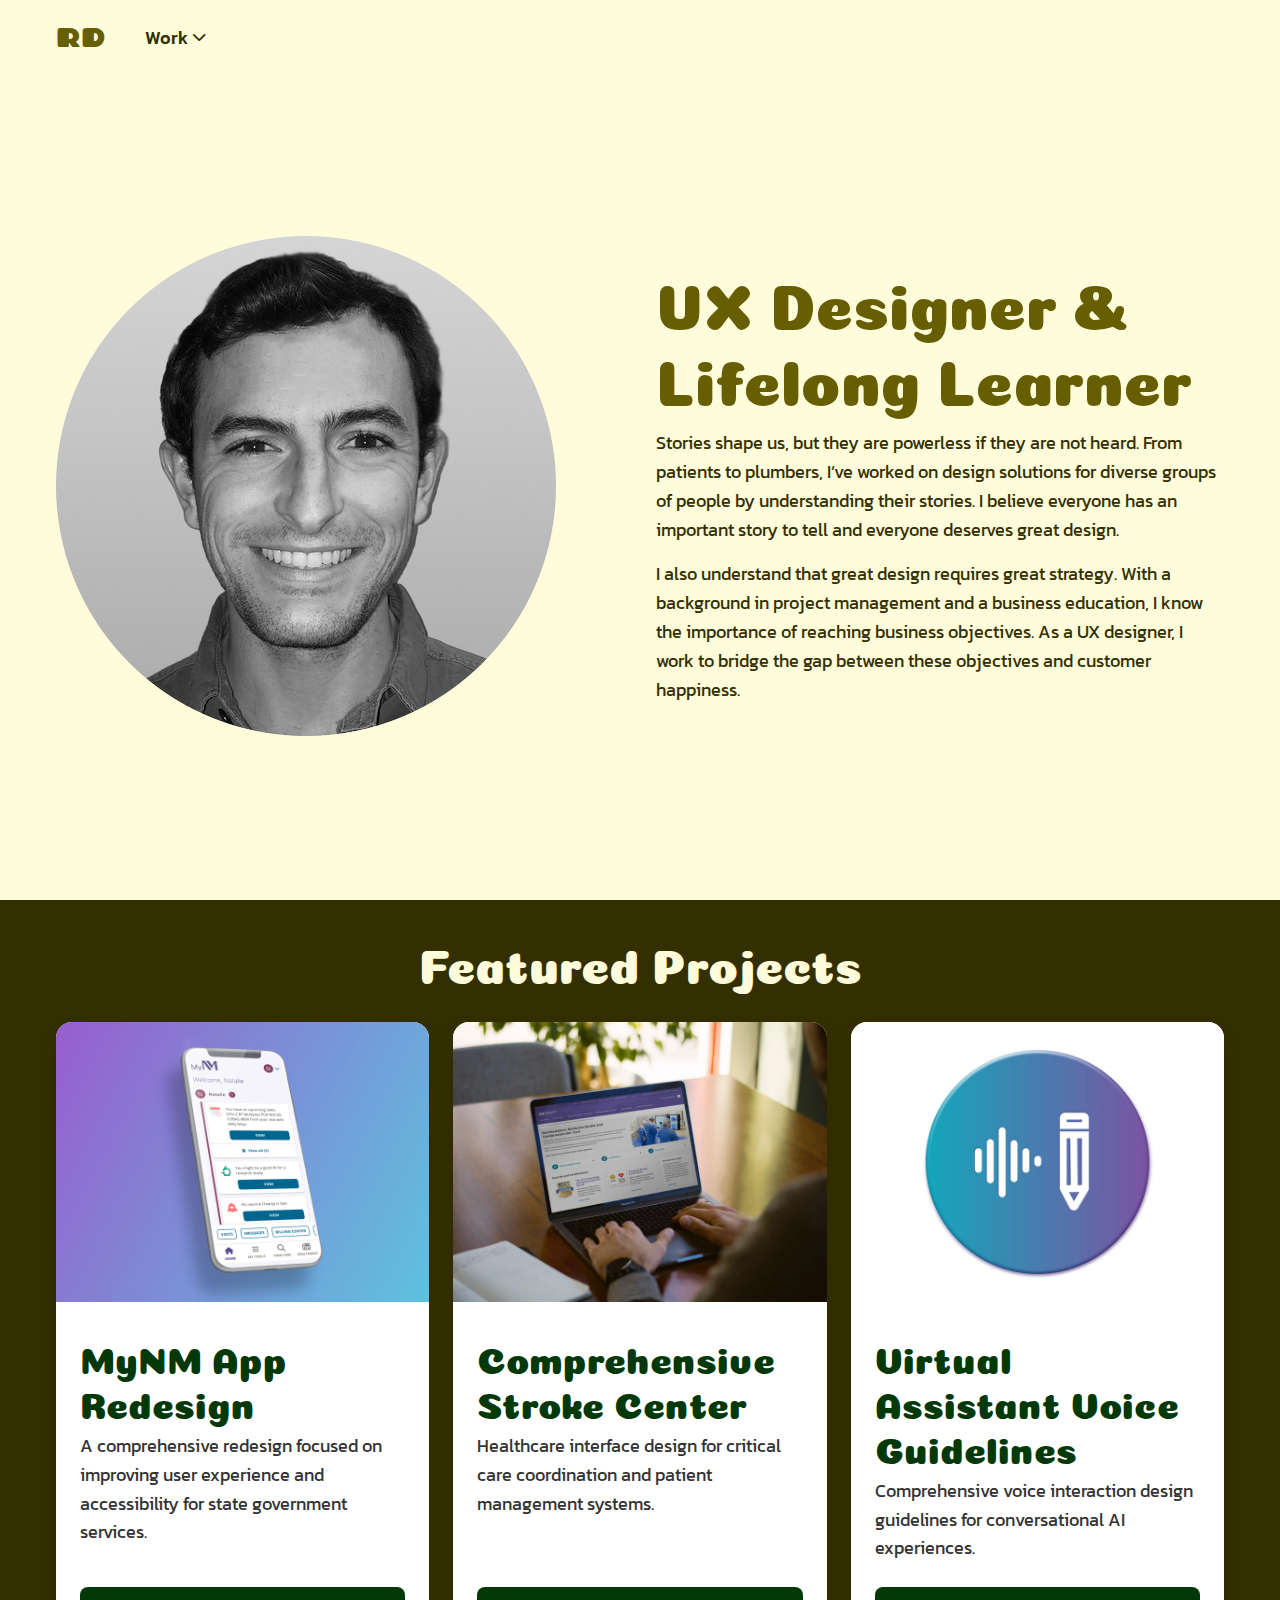
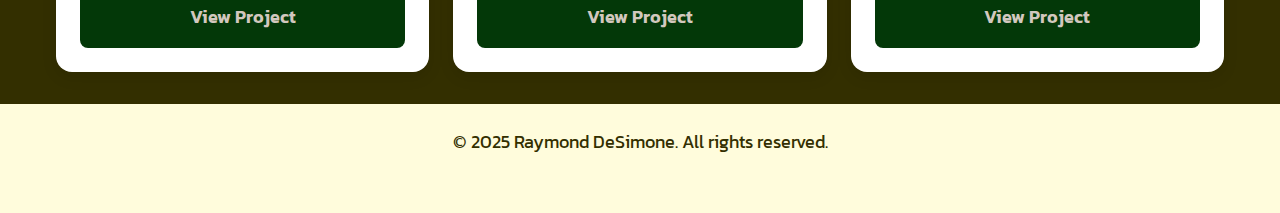
<file: index.html>
<!DOCTYPE html>
<html lang="en">
<head>
    <meta charset="UTF-8">
    <meta name="viewport" content="width=device-width, initial-scale=1.0">
    <title>Portfolio - Home</title>
    <link rel="preconnect" href="https://fonts.googleapis.com">
    <link rel="preconnect" href="https://fonts.gstatic.com" crossorigin>
    <link href="https://fonts.googleapis.com/css2?family=Chango&family=Coiny&display=swap&family=Kanit:wght@400;500;600;700&display=swap" rel="stylesheet">
    <link rel="stylesheet" href="https://cdnjs.cloudflare.com/ajax/libs/font-awesome/6.4.0/css/all.min.css">
    <link rel="stylesheet" href="styles.css">
</head>
<body class="home-theme">
    <nav class="navbar">
        <div class="nav-container">
            <a href="index.html" class="nav-logo">RD</a>
            <div class="nav-menu">
                <div class="dropdown">
                    <button class="dropdown-btn" onclick="toggleDropdown()">
                        Work <i class="fa fa-chevron-down"></i>
                    </button>
                    <div class="dropdown-content" id="dropdown-menu">
                        <a href="mynm-app.html">MyNM App</a>
                        <a href="stroke-center.html">Stroke Center</a>
                        <a href="voice-guidelines.html">Voice Guidelines</a>
                        <a href="design-system.html">Design System</a>
                    </div>
                </div>
            </div>
        </div>
    </nav>

    <main>
        <!-- Hero Section -->
        <section class="hero">
            <div class="hero-gradient-bg"></div>
            <div class="container">
                <div class="hero-content">
                    <div class="hero-image">
                        <img src="img/headshot_round.webp" alt="Hero Image">
                    </div>
                    <div class="hero-text">
                        <h1>UX Designer & Lifelong Learner</h1>
                        <p>Stories shape us, but they are powerless if they are not heard. From patients to plumbers, I’ve worked on design solutions for diverse groups of people by understanding their stories. I believe everyone has an important story to tell and everyone deserves great design.
                        </p>
                        <p>I also understand that great design requires great strategy. With a background in project management and a business education, I know the importance of reaching business objectives. As a UX designer, I work to bridge the gap between these objectives and customer happiness. </p>
                    </div>
                </div>
            </div>
        </section>

        <!-- Projects Section -->
        <section class="projects">
            <div class="container">
                <h2>Featured Projects</h2>
                <div class="project-grid">
                    <div class="project-card">
                        <div class="card-image-wrapper">
                            <img src="img/mynm_redesign/thumbnail.jpg" alt="MyNM App Redesign">
                        </div>
                        <div class="card-content">
                            <div class="card-text">
                                <h3>MyNM App Redesign</h3>
                                <p>A comprehensive redesign focused on improving user experience and accessibility for state government services.</p>
                            </div>
                            <a href="mynm-app.html" class="btn btn-primary">View Project</a>
                        </div>
                    </div>

                    <div class="project-card">
                        <div class="card-image-wrapper">
                            <img src="img/stroke/stroke_project_card_thumb.webp" alt="Comprehensive Stroke Center">
                        </div>
                        <div class="card-content">
                            <div class="card-text">
                                <h3>Comprehensive Stroke Center</h3>
                                <p>Healthcare interface design for critical care coordination and patient management systems.</p>
                            </div>
                            <a href="stroke-center.html" class="btn btn-primary">View Project</a>
                        </div>
                    </div>

                    <div class="project-card">
                        <div class="card-image-wrapper">
                            <img src="img/voice_guidelines/tone_voice_thumb.webp" alt="Virtual Assistant Voice Guidelines">
                        </div>
                        <div class="card-content">
                            <div class="card-text">
                                <h3>Virtual Assistant Voice Guidelines</h3>
                                <p>Comprehensive voice interaction design guidelines for conversational AI experiences.</p>
                            </div>
                            <a href="voice-guidelines.html" class="btn btn-primary">View Project</a>
                        </div>
                    </div>
                </div>
            </div>
        </section>
    </main>

    <footer class="footer">
        <div class="container">
            <p>&copy; 2025 Raymond DeSimone. All rights reserved.</p>
        </div>
    </footer>

    <script src="script.js"></script>
</body>
</html>
</file>
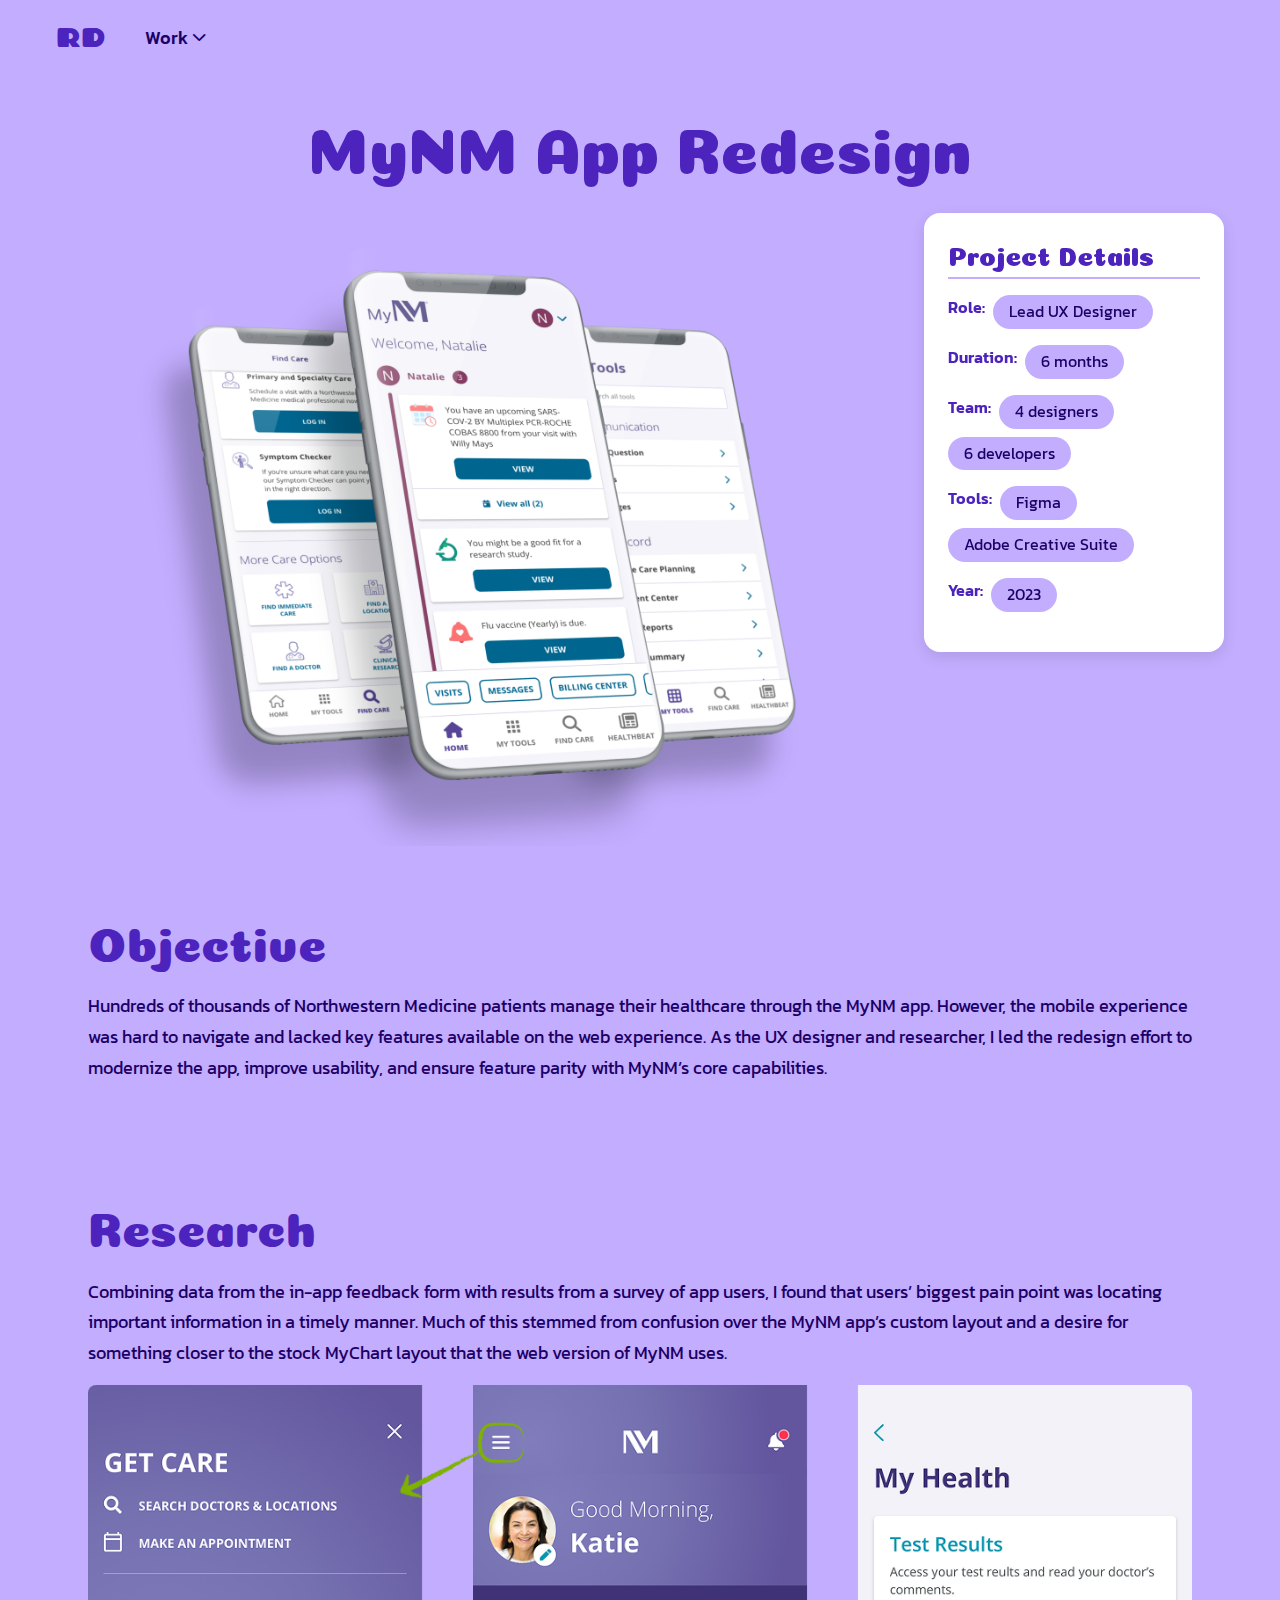
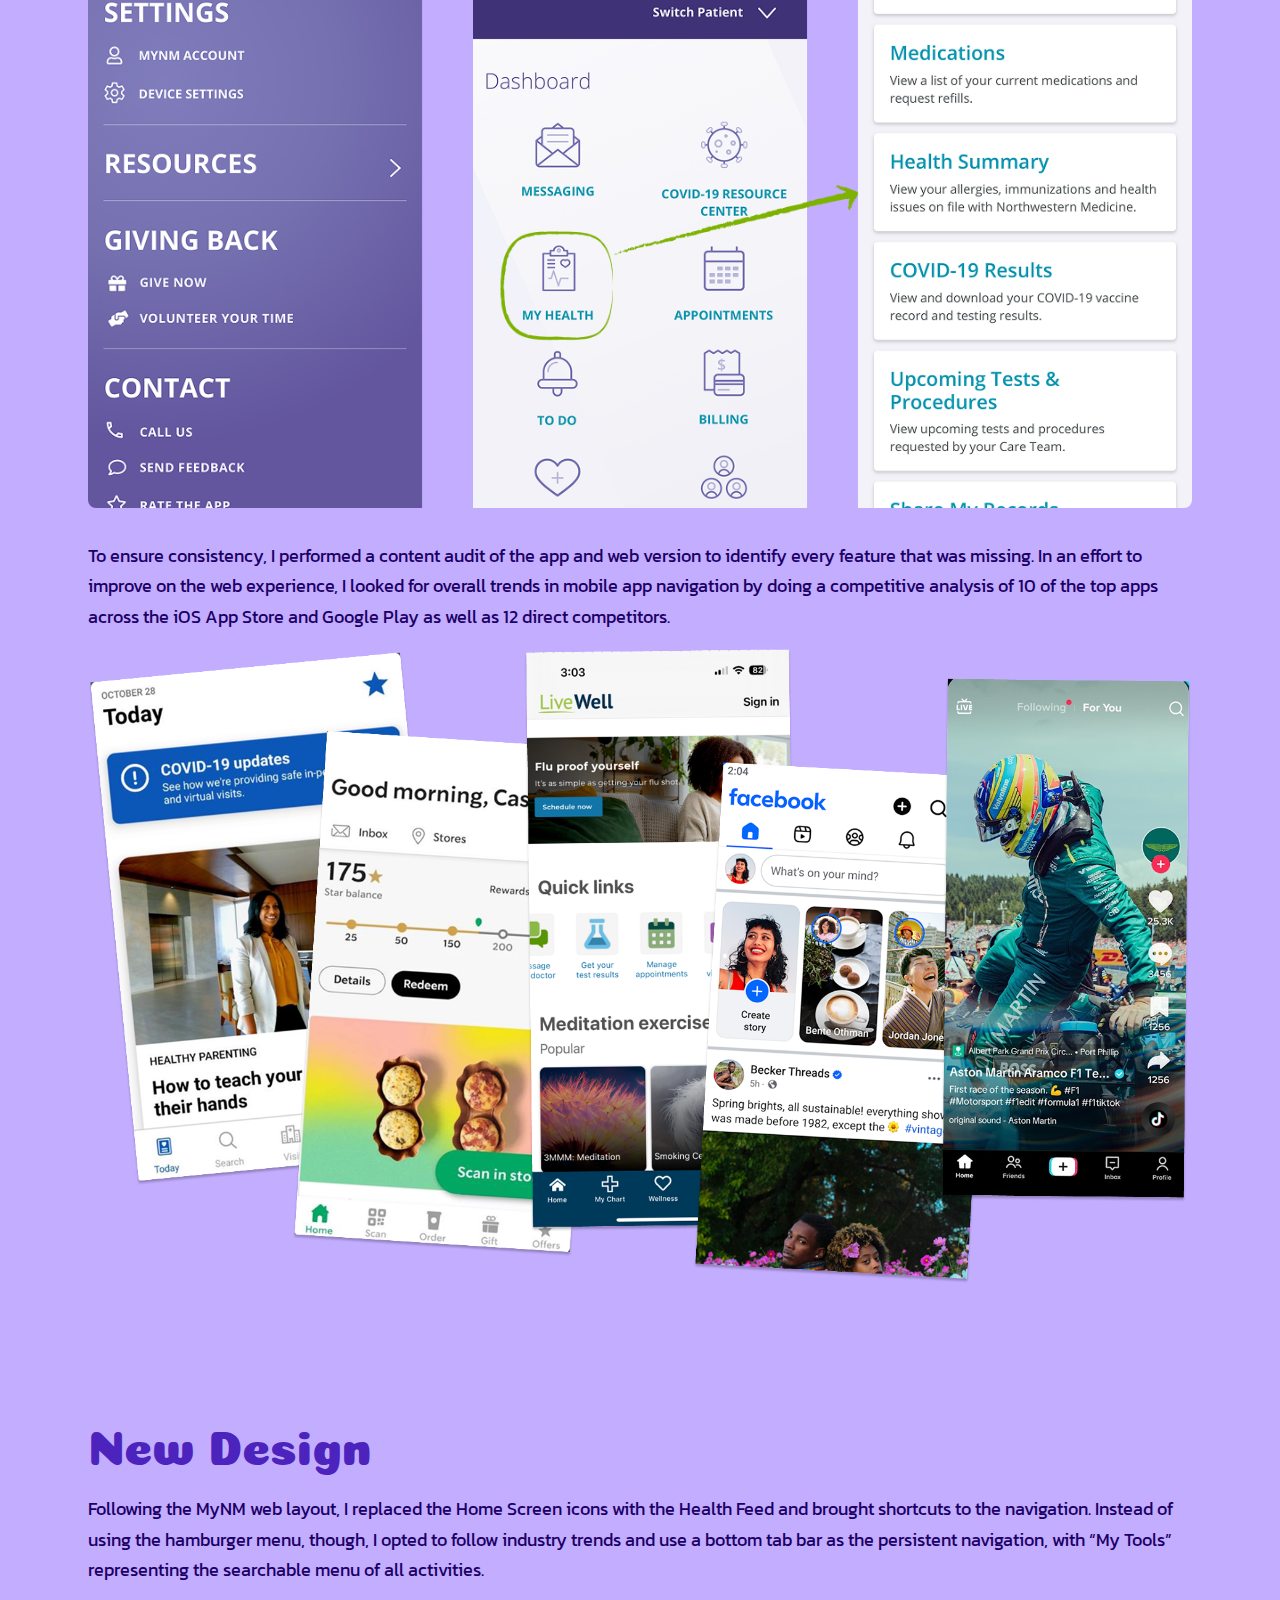
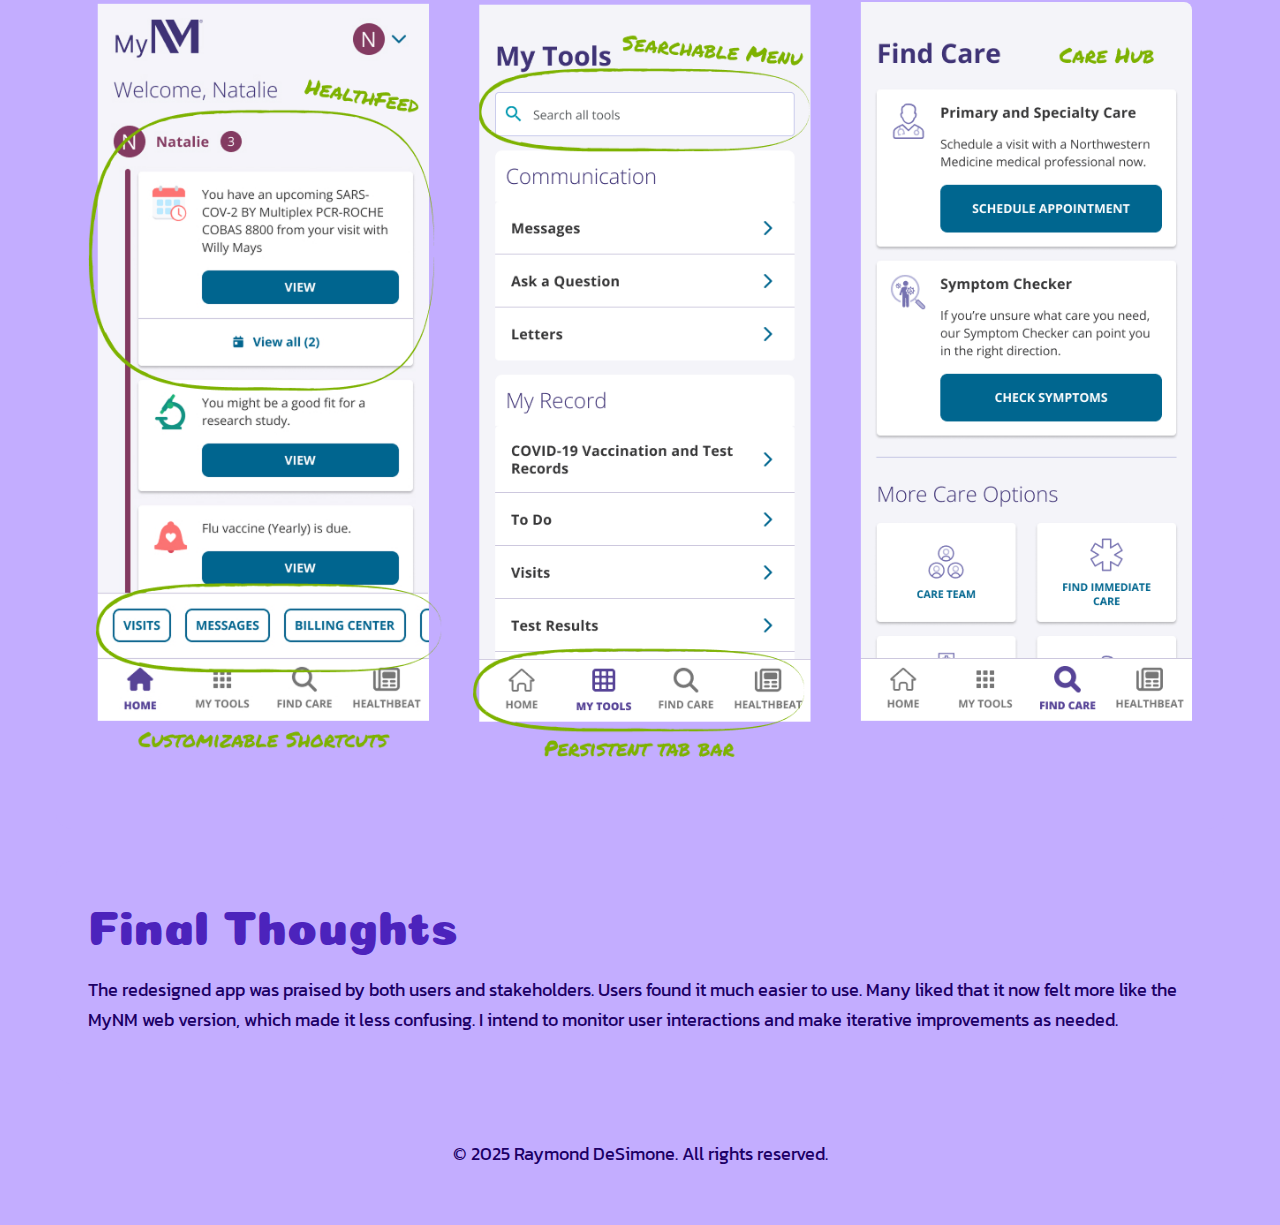
<file: mynm-app.html>
<!DOCTYPE html>
<html lang="en">
<head>
    <meta charset="UTF-8">
    <meta name="viewport" content="width=device-width, initial-scale=1.0">
    <title>MyNM App Redesign - Portfolio</title>
    <link rel="preconnect" href="https://fonts.googleapis.com">
    <link rel="preconnect" href="https://fonts.gstatic.com" crossorigin>
      <link href="https://fonts.googleapis.com/css2?family=Chango&family=Coiny&display=swap&family=Kanit:wght@400;500;600;700&display=swap" rel="stylesheet">
    <link rel="stylesheet" href="https://cdnjs.cloudflare.com/ajax/libs/font-awesome/6.4.0/css/all.min.css">
    <link rel="stylesheet" href="styles.css">
</head>
<body class="project1-theme">
    <nav class="navbar">
        <div class="nav-container">
            <a href="index.html" class="nav-logo">RD</a>
            <div class="nav-menu">
                <div class="dropdown">
                    <button class="dropdown-btn" onclick="toggleDropdown()">
                        Work <i class="fa fa-chevron-down"></i>
                    </button>
                    <div class="dropdown-content" id="dropdown-menu">
                        <a href="mynm-app.html">MyNM App</a>
                        <a href="stroke-center.html">Stroke Center</a>
                        <a href="voice-guidelines.html">Voice Guidelines</a>
                        <a href="design-system.html">Design System</a>
                    </div>
                </div>
            </div>
        </div>
    </nav>

    <main class="project-page">
        <div class="container">
            <h1 class="project-title">MyNM App Redesign</h1>
            
            <div class="project-header">
                <img src="img/mynm_redesign/new_design/mockup_no_bg.png" alt="MyNM App Redesign Header" class="project-header-image">
                
                <div class="project-details-card">
                    <h4>Project Details</h4>
                    <div class="detail-item">
                        <span class="label">Role:</span>
                        <span>Lead UX Designer</span>
                    </div>
                    <div class="detail-item">
                        <span class="label">Duration:</span>
                        <span>6 months</span>
                    </div>
                    <div class="detail-item">
                        <span class="label">Team:</span>
                        <span>4 designers</span>
                        <span>6 developers</span>
                    </div>
                    <div class="detail-item">
                        <span class="label">Tools:</span>
                        <span>Figma</span>
                        <span>Adobe Creative Suite</span>
                    </div>
                    <div class="detail-item">
                        <span class="label">Year:</span>
                        <span>2023</span>
                    </div>
                </div>
            </div>

            <div class="project-content">
                <section class="content-section">
                    <h2>Objective</h2>
                    <p>Hundreds of thousands of Northwestern Medicine patients manage their healthcare through the MyNM app. However, the mobile experience was hard to navigate and lacked key features available on the web experience. As the UX designer and researcher, I led the redesign effort to modernize the app, improve usability, and ensure feature parity with MyNM’s core capabilities. </p>
                </section>

                <section class="content-section">
                    <h2>Research</h2>
                    <p>Combining data from the in-app feedback form with results from a survey of app users, I found that users’ biggest pain point was locating important information in a timely manner. Much of this stemmed from confusion over the MyNM app’s custom layout and a desire for something closer to the stock MyChart layout that the web version of MyNM uses.</p>
                    <img src="img/mynm_redesign/old_design/Old Designs with annotations.png" alt="Research Section">
                    <p>To ensure consistency, I performed a content audit of the app and web version to identify every feature that was missing. In an effort to improve on the web experience, I looked for overall trends in mobile app navigation by doing a competitive analysis of 10 of the top apps across the iOS App Store and Google Play as well as 12 direct competitors.</p>
                     <img src="img/mynm_redesign/research/Competitors.png" alt="Research Section">
                </section>

                <section class="content-section">
                    <h2>New Design</h2>
                    <p>Following the MyNM web layout, I replaced the Home Screen icons with the Health Feed and brought shortcuts to the navigation. Instead of using the hamburger menu, though, I opted to follow industry trends and use a bottom tab bar as the persistent navigation, with “My Tools” representing the searchable menu of all activities.</p>
                    <img src="img/mynm_redesign/new_design/New Designs With Annotations.png" alt="New Design">
                </section>

                <section class="content-section">
                    <h2>Final Thoughts</h2>
                    <p>The redesigned app was praised by both users and stakeholders. Users found it much easier to use. Many liked that it now felt more like the MyNM web version, which made it less confusing. I intend to monitor user interactions and make iterative improvements as needed.</p>
                </section>
                
            </div>
        </div>
    </main>

    <footer class="footer">
        <div class="container">
            <p>&copy; 2025 Raymond DeSimone. All rights reserved.</p>
        </div>
    </footer>

    <script src="script.js"></script>
</body>
</html>
</file>
<file: styles.css>
/* Reset and Base Styles */
* {  -webkit-font-smoothing: antialiased;
  -moz-osx-font-smoothing: grayscale;

  margin: 0;
  padding: 0;
  box-sizing: border-box;
}

html {
  font-size: 16px;
  scroll-behavior: smooth;
}

body {
  font-family: 'Kanit', -apple-system, BlinkMacSystemFont, 'Segoe UI', Roboto, sans-serif;
  line-height: 1.6;
  color: var(--body-on-primary); /* Use theme color */
  opacity: 0;
  transition: opacity 0.5s ease-out;
  display: flex;
  flex-direction: column;
  min-height: 100vh;
  background-color: var(--primary-surface); /* Set a base background */
}

img {
  max-width: 100%;
  height: auto;
}

a {
  text-decoration: none;
  color: inherit;
}

/* Sass Variables (converted to CSS custom properties) */
:root {
  /* Spacing */
  --spacing-xs: 4px;
  --spacing-sm: 8px;
  --spacing-md: 16px;
  --spacing-lg: 24px;
  --spacing-xl: 32px;
  
  /* Border Radius */
  --radius-sm: 4px;
  --radius-md: 8px;
  --radius-lg: 16px;
  --radius-xl: 24px;
  
  /* Typography - Mobile First */
  --h1-size: 32pt;
  --h2-size: 28pt;
  --h3-size: 24pt;
  --h4-size: 18pt;
  --h5-size: 16pt;
  --body-size: 16pt;
  --button-size: 16pt;
}

/* Desktop Typography */
@media (min-width: 768px) {
  :root {
    --h1-size: 48pt;
    --h2-size: 36pt;
    --h3-size: 28pt;
    --h4-size: 20pt;
    --h5-size: 18pt;
    --body-size: 18px;
    --button-size: 18px;
  }
}

/* Home Theme Colors */
.home-theme {
  --primary-surface: #FFFCDC;
  --secondary-surface: #332F00;
  --headings-on-primary: #665E00;
  --body-on-primary: #332F00;
  --headings-on-secondary: #FFFCDC;
  --body-on-secondary: #ffffff;
  --accent: #B4ADFF;

  /* Dropdown Menu */
  --dropdown-bg: #ffffff;
  --dropdown-text: #033808;
  --dropdown-hover-bg: #033808;
  --dropdown-hover-text: #d2c8be;

  /* Project Details Card */
  --details-card-bg: #ffffff;
  --details-card-heading-text: #033808;
  --details-card-body-text: #033808;
  --details-card-tag-bg: #d2c8be;
  --details-card-tag-text: #033808;

  /* Project Card */
  --card-bg: #ffffff;
  --card-heading-text: #033808;
  --card-body-text: #333333;

  /* Card Button */
  --card-btn-bg: #033808;
  --card-btn-text: #d2c8be;
  --card-btn-hover-bg: #d2c8be;
  --card-btn-hover-text: #033808;

  /* Card Image Filter */
  --card-image-color: var(--accent);
}

/* Project 1 Theme Colors */
.project1-theme {
  --primary-surface: #C3ADFF;
  --secondary-surface: #1C0066;
  --headings-on-primary: #4C23BC;
  --body-on-primary: #1C0066;
  --headings-on-secondary: #C3ADFF;
  --body-on-secondary: #000000;
  --accent: #000000;

  /* Dropdown Menu */
  --dropdown-bg: #ffffff;
  --dropdown-text: #1C0066;
  --dropdown-hover-bg: #1C0066;
  --dropdown-hover-text: #C3ADFF;

  /* Project Details Card */
  --details-card-bg: #ffffff;
  --details-card-heading-text: #4C23BC;
  --details-card-body-text: #1C0066;
  --details-card-tag-bg: #C3ADFF;
  --details-card-tag-text: #1C0066;

  /* Project Card */
  --card-bg: #ffffff;
  --card-heading-text: #4C23BC;
  --card-body-text: #1C0066;

  /* Card Button */
  --card-btn-bg: #4C23BC;
  --card-btn-text: #C3ADFF;
  --card-btn-hover-bg: #1C0066;
  --card-btn-hover-text: #C3ADFF;

  /* Card Image Filter */
  --card-image-color: var(--headings-on-secondary);
}

/* Project 2 Theme Colors */
.project2-theme {
  --primary-surface: #306600;
  --secondary-surface: #B8D2FF;
  --headings-on-primary: #B8D2FF;
  --body-on-primary: #FFFFFF;
  --headings-on-secondary: #306600;
  --body-on-secondary: #000000;
  --accent: #000000;

  /* Dropdown Menu */
  --dropdown-bg: #ffffff;
  --dropdown-text: #306600;
  --dropdown-hover-bg: #306600;
  --dropdown-hover-text: #B8D2FF;

  /* Project Details Card */
  --details-card-bg: #ffffff;
  --details-card-heading-text: #306600;
  --details-card-body-text: #306600;
  --details-card-tag-bg: #B8D2FF;
  --details-card-tag-text: #306600;

  /* Project Card */
  --card-bg: #ffffff;
  --card-heading-text: #306600;
  --card-body-text: #333333;

  /* Card Button */
  --card-btn-bg: #306600;
  --card-btn-text: #B8D2FF;
  --card-btn-hover-bg: #B8D2FF;
  --card-btn-hover-text: #306600;

  /* Card Image Filter */
  --card-image-color: var(--headings-on-secondary);
}

/* Project 3 Theme Colors */
.project3-theme {
  --primary-surface: #73264A;
  --secondary-surface: #CCFFF5;
  --headings-on-primary: #CCFFF5;
  --body-on-primary: #FFFFFF;
  --headings-on-secondary: #73264A;
  --body-on-secondary: #000000;
  --accent: #000000;

  /* Dropdown Menu */
  --dropdown-bg: #ffffff;
  --dropdown-text: #73264A;
  --dropdown-hover-bg: #73264A;
  --dropdown-hover-text: #CCFFF5;

  /* Project Details Card */
  --details-card-bg: #ffffff;
  --details-card-heading-text: #73264A;
  --details-card-body-text: #73264A;
  --details-card-tag-bg: #CCFFF5;
  --details-card-tag-text: #73264A;

  /* Project Card */
  --card-bg: #ffffff;
  --card-heading-text: #73264A;
  --card-body-text: #333333;

  /* Card Button */
  --card-btn-bg: #73264A;
  --card-btn-text: #CCFFF5;
  --card-btn-hover-bg: #CCFFF5;
  --card-btn-hover-text: #73264A;

  /* Card Image Filter */
  --card-image-color: var(--headings-on-secondary);
}

/* Typography */
h1, h2, h3, h4 {
  font-family: 'Coiny', serif;
  font-weight: 400;
  line-height: 1.2;
  margin-bottom: var(--spacing-md);
}

h5 {
  font-family: 'Kanit', sans-serif;
  font-weight: 600;
  line-height: 1.2;
  margin-bottom: var(--spacing-md);
}

h1 { font-size: var(--h1-size); }
h2 { font-size: var(--h2-size); }
h3 { font-size: var(--h3-size); }
h4 { font-size: var(--h4-size); }
h5 { font-size: var(--h5-size); }

p, body {
  font-family: 'Kanit', sans-serif;
  font-size: var(--body-size);
  margin-bottom: var(--spacing-md);
}

/* Layout */
.container {
  max-width: 1200px;
  margin: 0 auto;
  padding: 0 var(--spacing-md);
}

/* Navigation */
.navbar {
  background: var(--primary-surface);
  padding: var(--spacing-md) 0;
  position: fixed;
  top: 0;
  width: 100%;
  z-index: 1000;
}

.nav-container {
  max-width: 1200px;
  margin: 0 auto;
  padding: 0 var(--spacing-md);
  display: flex;
  justify-content: flex-start;
  align-items: center;
  gap: var(--spacing-lg);
}

.nav-logo {
  font-family: 'Chango', cursive;
  font-size: var(--h4-size);
  font-weight: 400;
  color: var(--headings-on-primary);
}

.nav-menu {
  position: relative;
}

/* Dropdown Styles */
.dropdown {
  position: relative;
  display: inline-block;
}

.dropdown-btn {
  background: transparent;
  border: none;
  color: var(--body-on-primary);
  font-family: 'Kanit', sans-serif;
  font-size: var(--button-size);
  font-weight: 500;
  cursor: pointer;
  padding: var(--spacing-sm) var(--spacing-md);
  border-radius: var(--radius-sm);
  transition: all 0.3s ease;
  display: flex;
  align-items: center;
  gap: var(--spacing-xs);
}

.dropdown-btn:hover {
  background: rgba(255, 255, 255, 0.1);
  color: var(--headings-on-primary);
}

.dropdown-btn i {
  transition: transform 0.3s ease;
  font-size: 0.8em;
}

.dropdown-btn i.rotated {
  transform: rotate(180deg);
}

.dropdown-content {
  display: none;
  position: absolute;
  left: 0;
  top: 100%;
  background: var(--dropdown-bg);
  min-width: 180px;
  box-shadow: 0 8px 16px rgba(0, 0, 0, 0.2);
  border-radius: var(--radius-md);
  overflow: hidden;
  z-index: 1001;
  margin-top: var(--spacing-xs);
}

.dropdown-content.show {
  display: block;
}

.dropdown-content a {
  color: var(--dropdown-text);
  font-family: 'Kanit', sans-serif;
  font-size: var(--button-size);
  padding: var(--spacing-md) var(--spacing-lg);
  text-decoration: none;
  display: block;
  transition: background-color 0.3s ease;
}

.dropdown-content a:hover,
.dropdown-content a.active {
  background: var(--dropdown-hover-bg);
  color: var(--dropdown-hover-text);
}

@media (max-width: 768px) {
  .dropdown-btn {
    padding: var(--spacing-xs) var(--spacing-sm);
    font-size: 14px;
  }
  
  .dropdown-content {
    min-width: 150px;
    right: -10px;
  }
}

/* Hero Section */
.hero {
  color: var(--body-on-primary);
  padding: calc(80px + var(--spacing-xl)) 0 var(--spacing-xl);
  min-height: 100vh;
  display: flex;
  align-items: center;
  position: relative;
  overflow: hidden;
  background-color: var(--primary-surface); /* Fallback for browsers that don't support the animation */
}

.hero .container {
  position: relative;
  z-index: 1;
}
/*
.hero-gradient-bg {
  position: absolute;
  top: -50%;
  left: -50%;
  width: 200%;
  height: 200%;
  background: conic-gradient(from 180deg at 50% 50%, #a1c4fd 0deg, #c2e9fb 90deg, #fbc2eb 180deg, #8fd3f4 270deg, #a1c4fd 360deg);
  animation: rotate-gradient 25s linear infinite;
  z-index: 0;
  opacity: 0.6;
}

@keyframes rotate-gradient {
  from { transform: rotate(0deg); }
  to { transform: rotate(360deg); }
} 
  */

.hero-content {
  display: grid;
  grid-template-columns: 1fr 1fr;
  gap: var(--spacing-xl);
  align-items: center;
}

.hero h1 {
  color: var(--headings-on-primary);
}

.hero-image img {
  border-radius: var(--spacing-sm);
}

@media (max-width: 768px) {
  .hero-content {
    grid-template-columns: 1fr;
    text-align: center;
  }
  
  .hero {
    padding: calc(60px + var(--spacing-lg)) 0 var(--spacing-lg);
    min-height: auto;
  }
}

/* Projects Section */
.projects {
  background: var(--secondary-surface);
  color: var(--body-on-secondary);
  padding: var(--spacing-xl) 0;
}

.projects h2 {
  color: var(--headings-on-secondary);
  text-align: center;
  margin-bottom: var(--spacing-xl);
}

.project-grid {
  display: grid;
  grid-template-columns: repeat(auto-fit, minmax(320px, 1fr));
  gap: var(--spacing-lg);
}

.project-card {
  background: var(--card-bg);
  border-radius: var(--radius-lg);
  overflow: hidden;
  box-shadow: 0 5px 15px rgba(0, 0, 0, 0.1);
  transition: transform 0.3s ease, box-shadow 0.3s ease;
  display: flex;
  flex-direction: column;
  height: 100%;
}

.project-card:hover img {
  filter: grayscale(0%) contrast(1);
  opacity: 1;
}

.project-card:hover {
  transform: translateY(-5px);
  box-shadow: 0 10px 25px rgba(0, 0, 0, 0.2);
}

/*
.project-card .card-image-wrapper {
  position: relative;
  background-color: var(--card-image-color);
}

.project-card .card-image-wrapper img {
  filter: grayscale(100%) contrast(1.2);
  mix-blend-mode: multiply;
  opacity: 0.8;
  transition: filter 0.4s ease, opacity 0.4s ease;
}

.project-card:hover .card-image-wrapper img {
  filter: grayscale(0%) contrast(1);
  opacity: 1;
}
  */

.card-content {
  padding: var(--spacing-lg);
  display: flex;
  flex-direction: column;
  flex-grow: 1;
}

.card-text {
  flex-grow: 1;
  display: flex;
  flex-direction: column;
}

.card-content h3 {
  color: var(--card-heading-text);
  margin-bottom: var(--spacing-sm);
}

.card-content p {
  color: var(--card-body-text);
  margin-bottom: var(--spacing-lg);
  flex-grow: 1;
}

main {
  flex-grow: 1; /* Allow main to grow and fill available space */
}

/* Buttons */
.btn {
  display: inline-block;
  padding: var(--spacing-md) var(--spacing-lg);
  font-size: var(--button-size);
  font-weight: 600;
  text-align: center;
  border: none;
  border-radius: var(--spacing-sm);
  cursor: pointer;
  transition: all 0.3s ease;
  text-decoration: none;
}

.btn-primary {
  background: var(--card-btn-bg);
  color: var(--card-btn-text);
}

.btn-primary:hover {
  background: var(--card-btn-hover-bg);
  color: var(--card-btn-hover-text);
  transform: translateY(-2px);
}

/* Project Pages */
.project-page {
  padding-top: calc(80px + var(--spacing-lg));
  background: var(--primary-surface);
  color: var(--body-on-primary);
  min-height: 100vh;
}

.project-title {
  color: var(--headings-on-primary);
  text-align: center;
  margin-bottom: var(--spacing-xl);
}

.project-header {
  position: relative;
  margin-bottom: var(--spacing-xl);
}

.project-header-image {
  width: 100%;
  border-radius: var(--spacing-md);
  margin-bottom: var(--spacing-lg);
}

.project-details-card {
  background: var(--details-card-bg);
  padding: var(--spacing-lg);
  border-radius: var(--radius-lg);
  box-shadow: 0 5px 15px rgba(0, 0, 0, 0.1);
  position: sticky;
  top: calc(80px + var(--spacing-lg));
}

.project-details-card h4 {
  color: var(--details-card-heading-text);
  margin-bottom: var(--spacing-md);
  border-bottom: 2px solid var(--primary-surface);
  padding-bottom: var(--spacing-sm);
}

.detail-item {
  margin-bottom: var(--spacing-md);
  color: var(--details-card-body-text);
  display: flex;
  flex-wrap: wrap;
  gap: var(--spacing-sm);
}

.detail-item span {
  background: var(--details-card-tag-bg);
  color: var(--details-card-tag-text);
  padding: var(--spacing-xs) var(--spacing-md);
  border-radius: 100px;
  font-size: 0.9em;
  display: inline-block;
}

.detail-item span.label {
  background: transparent;
  color: var(--details-card-heading-text);
  padding: 0;
  font-weight: 600;
}

/* Desktop Layout for Project Details */
@media (min-width: 768px) {
  .project-header {
    display: grid;
    grid-template-columns: 1fr 300px;
    gap: var(--spacing-lg);
    align-items: start;
  }
  
  .project-header-image {
    margin-bottom: 0;
  }
}

/* Project Content */
.project-content {
  margin-top: var(--spacing-xl);
}

.content-section {
  background: var(--primary-surface);
  padding: var(--spacing-xl);
  margin-bottom: var(--spacing-xl);
  border-radius: var(--radius-lg);
  /*box-shadow: 0 2px 10px rgba(0, 0, 0, 0.05);*/
}

.content-section h2 {
  color: var(--headings-on-primary);
  margin-bottom: var(--spacing-lg);
}

.content-section img {
  width: 100%;
  border-radius: var(--spacing-sm);
  margin-bottom: var(--spacing-lg);
  /*box-shadow: 0 5px 15px rgba(0, 0, 0, 0.1);*/
}

.content-section p {
  color: var(--body-on-primary);
  line-height: 1.7;
}

/* Design System Page Specifics */
.ds-component-title {
  color: var(--headings-on-primary);
  margin-top: var(--spacing-xl);
  margin-bottom: var(--spacing-md);
  border-top: 1px solid #eee;
  padding-top: var(--spacing-lg);
}

.ds-component-grid {
  display: grid;
  grid-template-columns: repeat(auto-fit, minmax(300px, 1fr));
  gap: var(--spacing-lg);
  margin-bottom: var(--spacing-xl);
}

.ds-component-wrapper {
  background-color: var(--secondary-surface);
  color: var(--body-on-secondary);
  padding: var(--spacing-xl);
  border-radius: var(--radius-md);
}

/* Override component styles for DS page context */
.ds-component-wrapper .project-details-card {
  position: static; /* Override sticky positioning */
  box-shadow: none;
}

.ds-component-wrapper .navbar {
  position: static; /* Override fixed positioning */
  padding: 0;
  background: transparent;
}

/* Footer */
.footer {
  background: var(--primary-surface);
  color: var(--body-on-primary);
  text-align: center;
  padding: var(--spacing-lg) 0;
  margin-top: auto;
}

/* Responsive Design */
@media (max-width: 480px) {
  .container {
    padding: 0 var(--spacing-sm);
  }
  
  .nav-container {
    padding: 0 var(--spacing-sm);
  }
  
  .nav-menu {
    gap: var(--spacing-sm);
  }
  
  .nav-menu a {
    font-size: 14px;
  }
  
  .project-grid {
    grid-template-columns: 1fr;
  }
  
  .content-section {
    padding: var(--spacing-lg);
  }
}

/* Animation and Transitions */
.page-transition {
  position: fixed;
  top: 0;
  left: 0;
  width: 100%;
  height: 100%;
  z-index: 9999;
  transform-origin: left;
  pointer-events: none;
  transform: scaleX(0);
  opacity: 0;
  transition: transform 0.5s ease-in-out, opacity 0.5s ease-in-out;
}

.page-content {
  position: relative;
  min-height: 100vh;
  opacity: 1;
  transition: opacity 0.5s ease-out;
}

.page-content.transitioning {
  opacity: 0;
}

/* Individual element animations */
@keyframes fadeInUp {
  from {
    opacity: 0;
    transform: translateY(20px);
  }
  to {
    opacity: 1;
    transform: translateY(0);
  }
}

.hero-content,
.project-card,
.content-section {
  animation: fadeInUp 0.6s ease-out;
}

.project-card:nth-child(2) {
  animation-delay: 0.1s;
}

.project-card:nth-child(3) {
  animation-delay: 0.2s;
}

/* Accessibility */
@media (prefers-reduced-motion: reduce) {
  * {
    animation-duration: 0.01ms !important;
    animation-iteration-count: 1 !important;
    transition-duration: 0.01ms !important;
  }
}

/* Focus States */
a:focus,
.btn:focus {
  outline: 3px solid var(--accent);
  outline-offset: 2px;
}

/* Print Styles */
@media print {
  .navbar,
  .footer {
    display: none;
  }
  
  .project-page {
    padding-top: 0;
  }
  
  * {
    box-shadow: none !important;
  }
}
</file>
